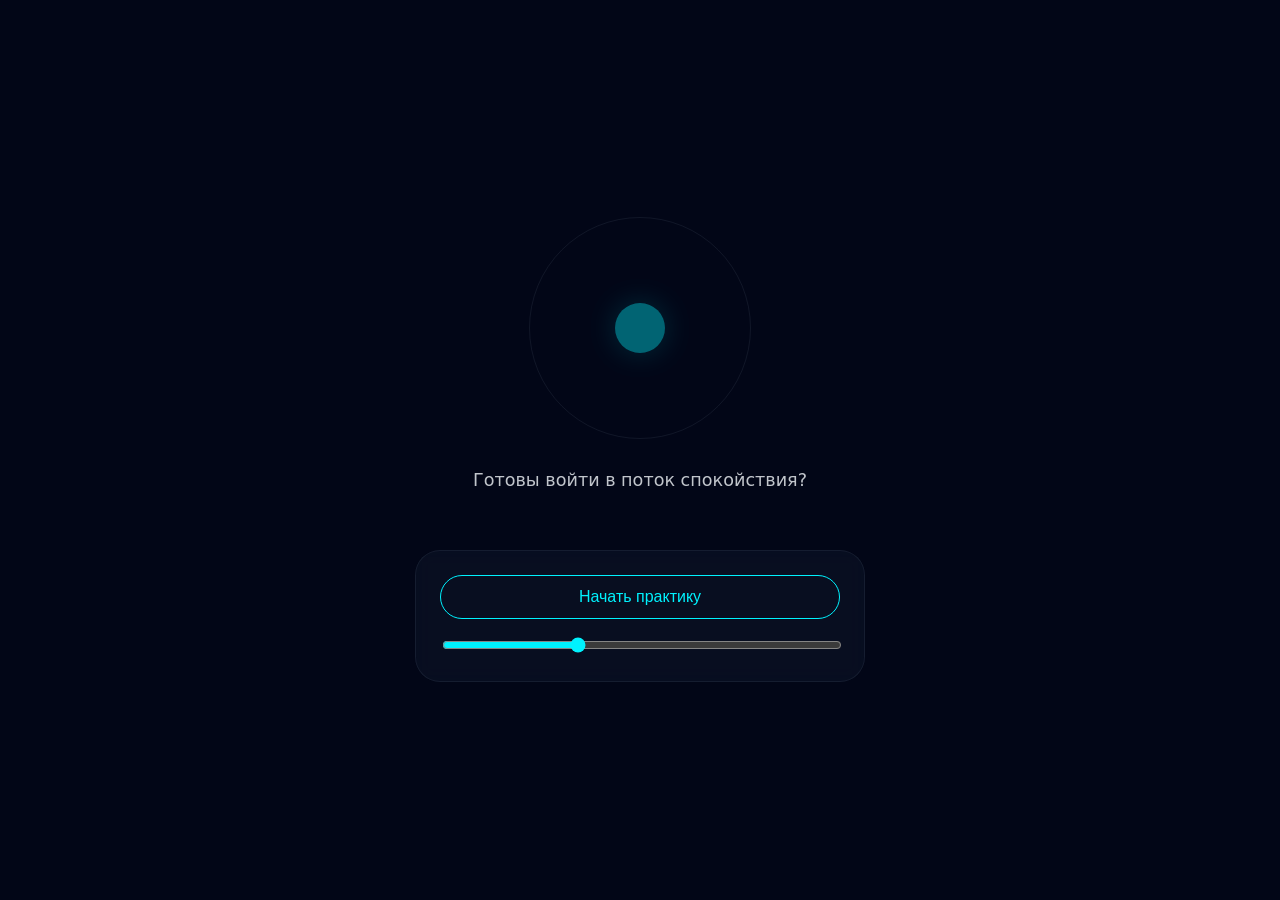
<file: Index.html>
<!DOCTYPE html>
<html lang="ru">
<head>
    <meta charset="UTF-8">
    <meta name="viewport" content="width=device-width, initial-scale=1.0, maximum-scale=1.0, user-scalable=no">
    <title>Ритм Синапса: Чистая Гармония</title>
    <style>
        :root {
            --глубина-ночи: #020617;
            --свет-небес: #00f2fe;
            --зелень-мха: #98fb98;
            --сияние: rgba(0, 242, 254, 0.4);
            --текст-поток: #f1f5f9;
            --дымка: rgba(148, 163, 184, 0.1);
        }

        body, html {
            margin: 0; padding: 0; width: 100%; height: 100%;
            background: var(--глубина-ночи);
            color: var(--текст-поток);
            font-family: 'Segoe UI', system-ui, -apple-system, sans-serif;
            display: flex; justify-content: center; align-items: center;
            overflow: hidden; touch-action: none;
        }

        .пространство {
            display: flex; flex-direction: column; align-items: center;
            gap: 2rem; width: 90%; max-width: 400px; text-align: center;
        }

        .сфера-визуализация {
            position: relative; width: 220px; height: 220px;
            display: flex; justify-content: center; align-items: center;
        }

        .ядро {
            width: 50px; height: 50px;
            background: var(--свет-небес);
            border-radius: 50%;
            box-shadow: 0 0 30px var(--сияние);
            transition: all 5.5s ease-in-out;
            z-index: 5; opacity: 0.4;
        }

        .ядро.вдох { transform: scale(3.8); opacity: 0.9; box-shadow: 0 0 80px var(--сияние); }
        .ядро.выдох { transform: scale(1); opacity: 0.4; }

        .орбита {
            position: absolute; width: 100%; height: 100%;
            border: 1px solid var(--дымка); border-radius: 50%;
            animation: вращение 40s linear infinite;
        }

        @keyframes вращение { from { transform: rotate(0deg); } to { transform: rotate(360deg); } }

        .текст-поддержки { font-size: 1.1rem; min-height: 3rem; opacity: 0.8; transition: opacity 1s; }

        .панель {
            background: rgba(15, 23, 42, 0.5);
            padding: 1.5rem; border-radius: 25px;
            backdrop-filter: blur(10px); width: 100%;
            border: 1px solid var(--дымка);
        }

        button {
            background: transparent; border: 1px solid var(--свет-небес);
            color: var(--свет-небес); padding: 12px 35px;
            border-radius: 50px; cursor: pointer; font-size: 1rem;
            transition: all 0.3s; margin-bottom: 1rem; width: 100%;
        }

        button.active { background: var(--свет-небес); color: var(--глубина-ночи); }

        .финал .ядро {
            background: var(--зелень-мха);
            box-shadow: 0 0 60px var(--зелень-мха);
            transform: scale(1.8); opacity: 1;
        }
    </style>
</head>
<body>

    <div class="пространство" id="container">
        <div class="сфера-визуализация">
            <div class="орбита"></div>
            <div class="ядро" id="ball"></div>
        </div>
        <div class="текст-поддержки" id="hint">Готовы войти в поток спокойствия?</div>
        <div class="панель">
            <button id="toggle">Начать практику</button>
            <input type="range" id="vol" min="0" max="0.15" step="0.01" value="0.05" style="width:100%; accent-color: var(--свет-небес);">
        </div>
    </div>

    <script>
        let ctx, gain, noise;
        let isRunning = false;
        let cycles = 0;
        const totalCycles = 5;

        const ball = document.getElementById('ball');
        const hint = document.getElementById('hint');
        const btn = document.getElementById('toggle');
        const volSlider = document.getElementById('vol');

        function createNoise() {
            ctx = new (window.AudioContext || window.webkitAudioContext)();
            const bufferSize = 2 * ctx.sampleRate,
            buffer = ctx.createBuffer(1, bufferSize, ctx.sampleRate),
            output = buffer.getChannelData(0);
            
            // Генерация мягкого розового шума
            for (let i = 0; i < bufferSize; i++) {
                output[i] = Math.random() * 2 - 1;
            }

            const source = ctx.createBufferSource();
            source.buffer = buffer;
            source.loop = true;

            const filter = ctx.createBiquadFilter();
            filter.type = 'lowpass';
            filter.frequency.value = 400;

            gain = ctx.createGain();
            gain.gain.setValueAtTime(0, ctx.currentTime);

            source.connect(filter).connect(gain).connect(ctx.destination);
            source.start();
        }

        function step() {
            if (!isRunning) return;

            const isInhale = ball.className.includes('выдох') || ball.className === 'ядро';
            ball.className = isInhale ? 'ядро вдох' : 'ядро выдох';
            
            hint.style.opacity = 0;
            setTimeout(() => {
                hint.innerText = isInhale ? "Глубокий вдох..." : "Медленный выдох...";
                hint.style.opacity = 1;
            }, 1000);

            const targetVol = isInhale ? parseFloat(volSlider.value) : parseFloat(volSlider.value) * 0.2;
            gain.gain.setTargetAtTime(targetVol, ctx.currentTime, 2);

            if (!isInhale) cycles++;

            if (cycles < totalCycles) {
                setTimeout(step, 6000);
            } else {
                finish();
            }
        }

        function finish() {
            isRunning = false;
            document.getElementById('container').classList.add('финал');
            hint.innerText = "Гармония достигнута. Побудьте в этом состоянии.";
            btn.style.display = 'none';
            gain.gain.setTargetAtTime(0.01, ctx.currentTime, 5);
        }

        btn.addEventListener('click', () => {
            if (!ctx) createNoise();
            if (ctx.state === 'suspended') ctx.resume();

            if (!isRunning) {
                isRunning = true;
                btn.innerText = "Прервать";
                btn.classList.add('active');
                step();
            } else {
                location.reload(); // Простой способ сбросить состояние
            }
        });
    </script>
</body>
</html>
</file>
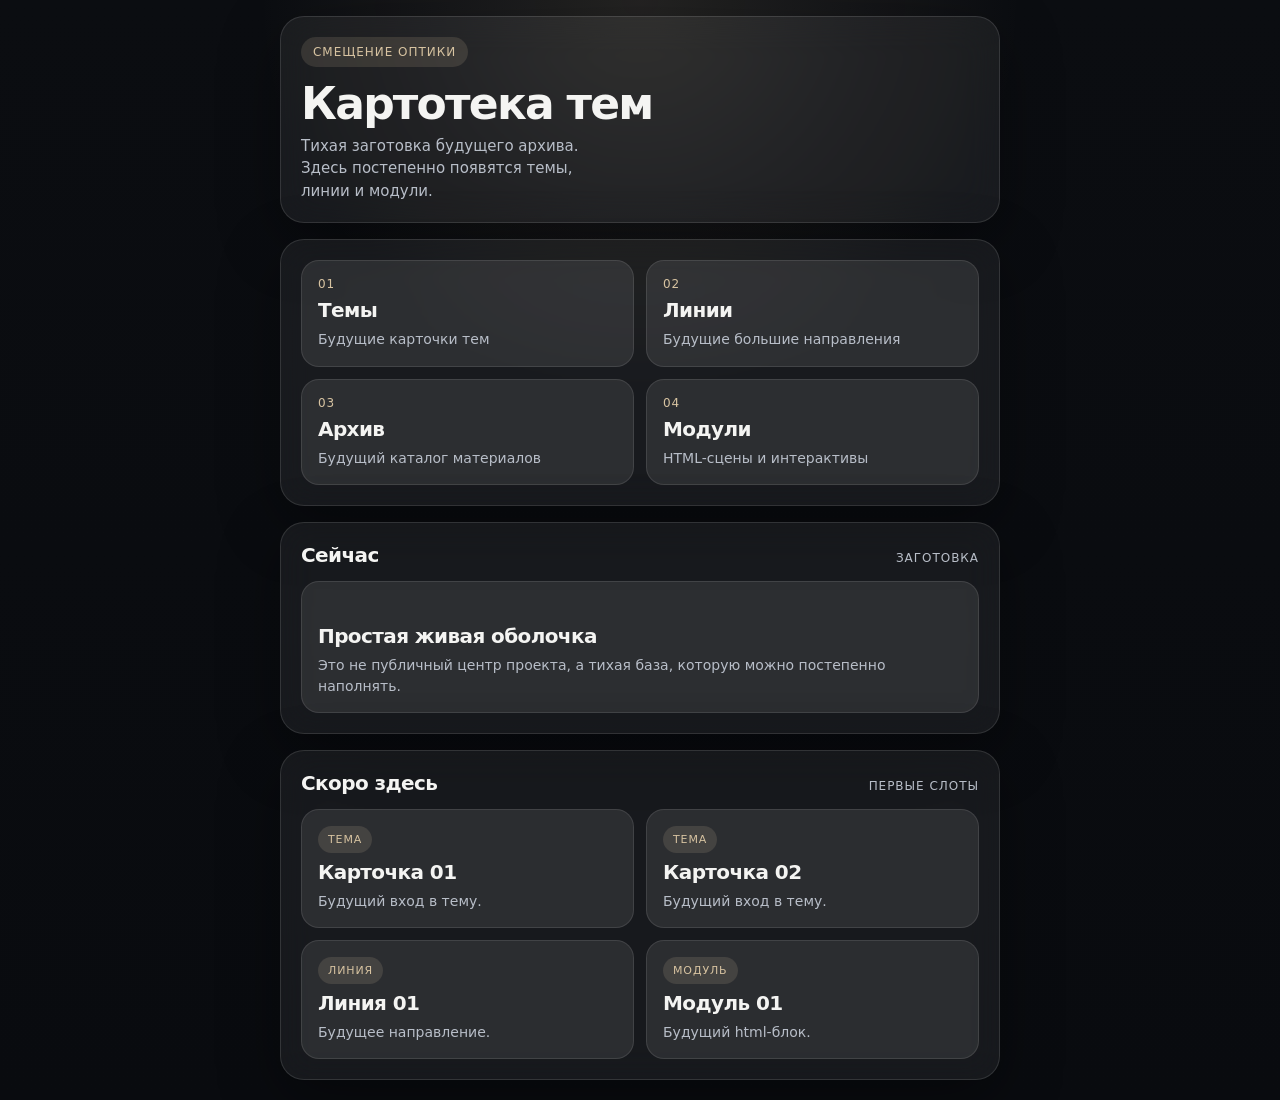
<file: site/index.html>
<!DOCTYPE html>
<html lang="ru">
<head>
  <meta charset="UTF-8" />
  <meta name="viewport" content="width=device-width, initial-scale=1.0, viewport-fit=cover" />
  <title>Смещение оптики</title>
  <meta name="description" content="Заготовка картотеки тем проекта «Смещение оптики»." />
  <link rel="stylesheet" href="assets/styles.css" />
</head>
<body>
  <div class="app-shell">
    <header class="hero">
      <div class="hero__badge">СМЕЩЕНИЕ ОПТИКИ</div>
      <h1>Картотека тем</h1>
      <p class="hero__text">Тихая заготовка будущего архива. Здесь постепенно появятся темы, линии и модули.</p>
    </header>

    <main class="stack">
      <section class="panel panel--nav">
        <a class="nav-card" href="themes.html">
          <span class="nav-card__kicker">01</span>
          <strong>Темы</strong>
          <span>Будущие карточки тем</span>
        </a>
        <a class="nav-card" href="lines.html">
          <span class="nav-card__kicker">02</span>
          <strong>Линии</strong>
          <span>Будущие большие направления</span>
        </a>
        <a class="nav-card" href="archive.html">
          <span class="nav-card__kicker">03</span>
          <strong>Архив</strong>
          <span>Будущий каталог материалов</span>
        </a>
        <a class="nav-card" href="modules.html">
          <span class="nav-card__kicker">04</span>
          <strong>Модули</strong>
          <span>HTML-сцены и интерактивы</span>
        </a>
      </section>

      <section class="panel">
        <div class="section-head">
          <h2>Сейчас</h2>
          <span>Заготовка</span>
        </div>
        <div class="placeholder-card placeholder-card--wide">
          <strong>Простая живая оболочка</strong>
          <p>Это не публичный центр проекта, а тихая база, которую можно постепенно наполнять.</p>
        </div>
      </section>

      <section class="panel">
        <div class="section-head">
          <h2>Скоро здесь</h2>
          <span>Первые слоты</span>
        </div>
        <div class="grid grid--2">
          <article class="placeholder-card">
            <span class="tag">ТЕМА</span>
            <strong>Карточка 01</strong>
            <p>Будущий вход в тему.</p>
          </article>
          <article class="placeholder-card">
            <span class="tag">ТЕМА</span>
            <strong>Карточка 02</strong>
            <p>Будущий вход в тему.</p>
          </article>
          <article class="placeholder-card">
            <span class="tag">ЛИНИЯ</span>
            <strong>Линия 01</strong>
            <p>Будущее направление.</p>
          </article>
          <article class="placeholder-card">
            <span class="tag">МОДУЛЬ</span>
            <strong>Модуль 01</strong>
            <p>Будущий html-блок.</p>
          </article>
        </div>
      </section>
    </main>
  </div>
  <script src="assets/app.js"></script>
</body>
</html>
</file>
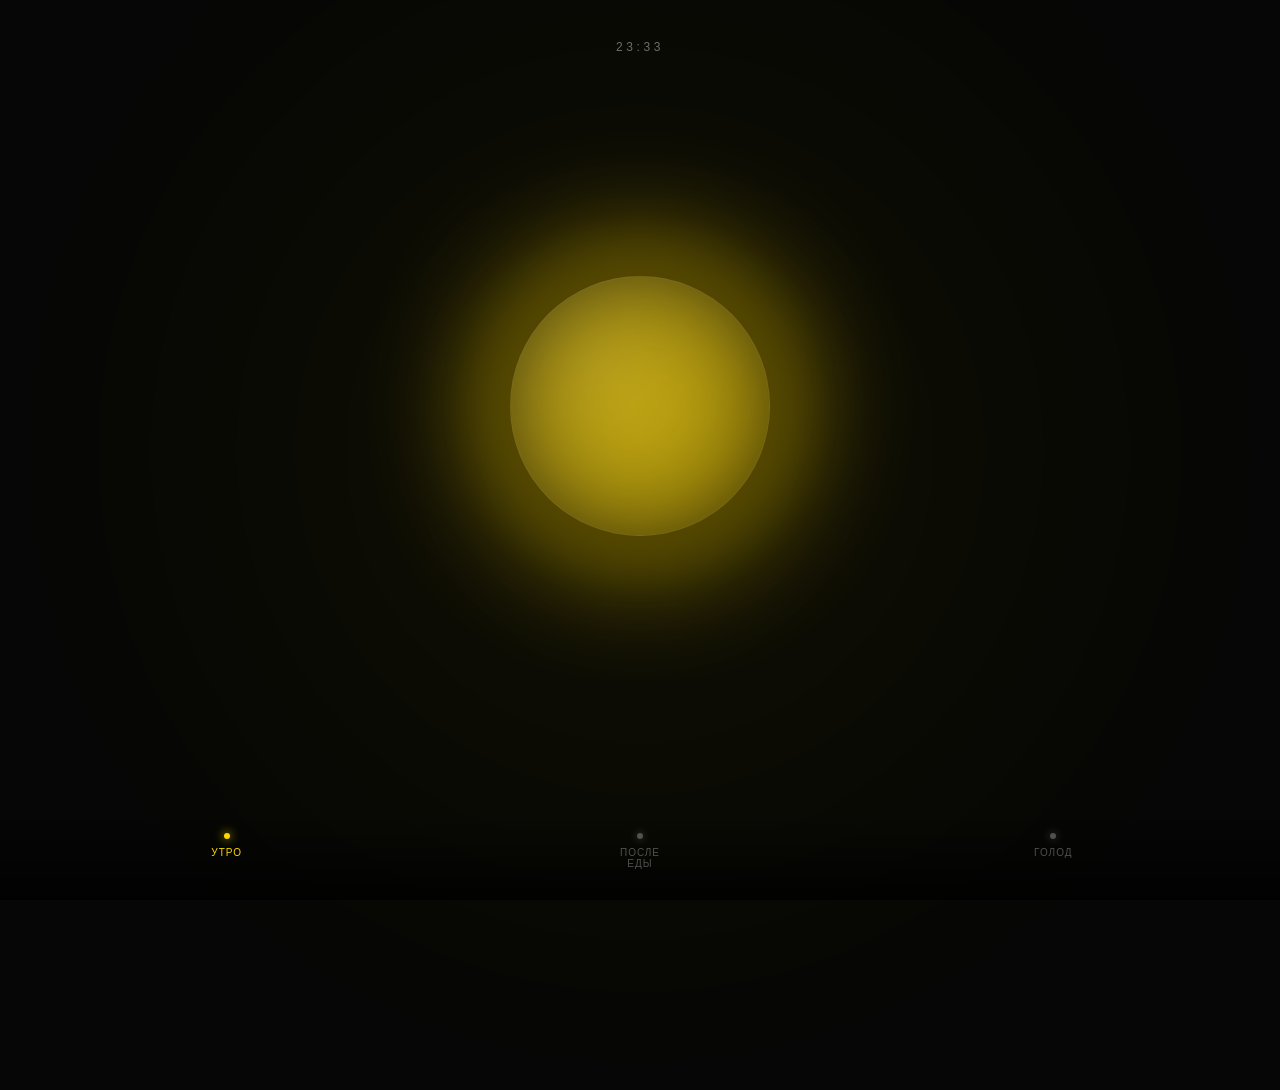
<file: somatic-core/index.html>
<!DOCTYPE html>
<html lang="ru">
<head>
    <meta charset="UTF-8">
    <meta name="viewport" content="width=device-width, initial-scale=1.0, maximum-scale=1.0, user-scalable=no, viewport-fit=cover">
    <title>Somatic Core</title>
    <style>
        :root {
            --bg: #050605;
            --accent: #F5A623;
            --core-size: 260px;
            --blur: 60px;
            --speed: 6s;
            --opacity: 0.6;
        }

        /* Режимы */
        .mode-morning { --accent: #FFD700; --speed: 5s; --opacity: 0.7; }
        .mode-digest { --accent: #4CAF50; --speed: 10s; --opacity: 0.5; }
        .mode-hunger { --accent: #2196F3; --speed: 14s; --opacity: 0.4; }

        * {
            box-sizing: border-box;
            -webkit-tap-highlight-color: transparent;
            user-select: none;
        }

        body, html {
            margin: 0;
            padding: 0;
            width: 100%;
            height: 100%;
            background: var(--bg);
            color: #fff;
            font-family: -apple-system, BlinkMacSystemFont, "Segoe UI", Roboto, sans-serif;
            overflow: hidden;
            display: flex;
            flex-direction: column;
            transition: background 2s ease;
        }

        /* Фоновый свет */
        .ambient-glow {
            position: absolute;
            top: 50%;
            left: 50%;
            transform: translate(-50%, -50%);
            width: 100vw;
            height: 100vw;
            background: radial-gradient(circle, var(--accent) 0%, transparent 70%);
            opacity: 0.05;
            filter: blur(100px);
            z-index: 0;
            transition: all 2s ease;
        }

        main {
            flex: 1;
            display: flex;
            justify-content: center;
            align-items: center;
            position: relative;
            z-index: 1;
        }

        /* Центральный объект */
        .core-container {
            position: relative;
            width: var(--core-size);
            height: var(--core-size);
            cursor: pointer;
        }

        .core-layer {
            position: absolute;
            inset: 0;
            border-radius: 50%;
            border: 1px solid rgba(255,255,255,0.05);
            background: radial-gradient(circle at 35% 35%, rgba(255,255,255,0.1), transparent);
            box-shadow: 
                0 0 var(--blur) rgba(0,0,0,0.5),
                inset 0 0 20px rgba(255,255,255,0.02);
            transition: all 2s cubic-bezier(0.4, 0, 0.2, 1);
        }

        .core-glow {
            position: absolute;
            inset: -20px;
            background: var(--accent);
            border-radius: 50%;
            filter: blur(var(--blur));
            opacity: var(--opacity);
            animation: pulse var(--speed) infinite ease-in-out;
            transition: all 2s ease;
        }

        @keyframes pulse {
            0%, 100% { transform: scale(0.9); opacity: calc(var(--opacity) * 0.7); }
            40% { transform: scale(1.15); opacity: var(--opacity); }
            60% { transform: scale(1.15); opacity: var(--opacity); }
        }

        /* Навигация (Mobile-first Bottom Bar) */
        nav {
            padding: 20px 20px calc(30px + env(safe-area-inset-bottom));
            display: flex;
            justify-content: space-around;
            background: linear-gradient(to top, rgba(0,0,0,0.8), transparent);
            z-index: 2;
        }

        .nav-btn {
            display: flex;
            flex-direction: column;
            align-items: center;
            gap: 8px;
            background: none;
            border: none;
            color: rgba(255,255,255,0.3);
            font-size: 10px;
            letter-spacing: 0.1em;
            cursor: pointer;
            transition: all 0.4s ease;
            width: 80px;
        }

        .nav-btn.active {
            color: var(--accent);
        }

        .nav-icon {
            width: 6px;
            height: 6px;
            border-radius: 50%;
            background: currentColor;
            box-shadow: 0 0 10px currentColor;
        }

        /* Декоративные метки времени */
        .time-display {
            position: absolute;
            top: calc(40px + env(safe-area-inset-top));
            width: 100%;
            text-align: center;
            font-size: 12px;
            font-weight: 300;
            letter-spacing: 0.3em;
            opacity: 0.4;
        }

        .info-pill {
            position: absolute;
            bottom: 120px;
            left: 50%;
            transform: translateX(-50%);
            padding: 8px 16px;
            border-radius: 20px;
            background: rgba(255,255,255,0.03);
            border: 1px solid rgba(255,255,255,0.05);
            font-size: 11px;
            letter-spacing: 0.05em;
            color: rgba(255,255,255,0.4);
            backdrop-filter: blur(10px);
            pointer-events: none;
            opacity: 0;
            transition: opacity 1s;
        }

        .info-pill.show { opacity: 1; }

    </style>
</head>
<body class="mode-morning">

<div class="ambient-glow" id="ambient"></div>
<div class="time-display" id="clock">00:00</div>

<main>
    <div class="core-container" id="core">
        <div class="core-glow" id="glow"></div>
        <div class="core-layer"></div>
    </div>
    <div class="info-pill" id="pill">ВДОХ — ЗАДЕРЖКА — ВЫДОХ</div>
</main>

<nav>
    <button class="nav-btn active" onclick="setMode('morning', this)">
        <div class="nav-icon"></div>
        <span>УТРО</span>
    </button>
    <button class="nav-btn" onclick="setMode('digest', this)">
        <div class="nav-icon"></div>
        <span>ПОСЛЕ ЕДЫ</span>
    </button>
    <button class="nav-btn" onclick="setMode('hunger', this)">
        <div class="nav-icon"></div>
        <span>ГОЛОД</span>
    </button>
</nav>

<script>
    const body = document.body;
    const pill = document.getElementById('pill');
    const clock = document.getElementById('clock');
    
    // Обновление часов
    function updateClock() {
        const now = new Date();
        clock.innerText = now.toLocaleTimeString('ru-RU', { hour: '2-digit', minute: '2-digit' });
    }
    setInterval(updateClock, 1000);
    updateClock();

    function setMode(mode, btn) {
        // Сброс классов
        body.className = 'mode-' + mode;
        
        // Активная кнопка
        document.querySelectorAll('.nav-btn').forEach(b => b.classList.remove('active'));
        btn.classList.add('active');

        // Текст подсказки
        const hints = {
            morning: "ПРОБУЖДЕНИЕ МЕТАБОЛИЗМА",
            digest: "АКТИВАЦИЯ ПИЩЕВАРЕНИЯ (4-7-8)",
            hunger: "СНИЖЕНИЕ КОРТИЗОЛА И ГИРЕЛИНА"
        };
        pill.innerText = hints[mode];
        pill.classList.add('show');
        setTimeout(() => pill.classList.remove('show'), 4000);

        // Haptic feedback
        if (navigator.vibrate) navigator.vibrate(15);
    }

    // Интерактив с ядром
    document.getElementById('core').addEventListener('click', () => {
        const glow = document.getElementById('glow');
        glow.style.transform = 'scale(1.3)';
        if (navigator.vibrate) navigator.vibrate([20, 50, 20]);
        setTimeout(() => glow.style.transform = '', 500);
    });
</script>

</body>
</html>
</file>
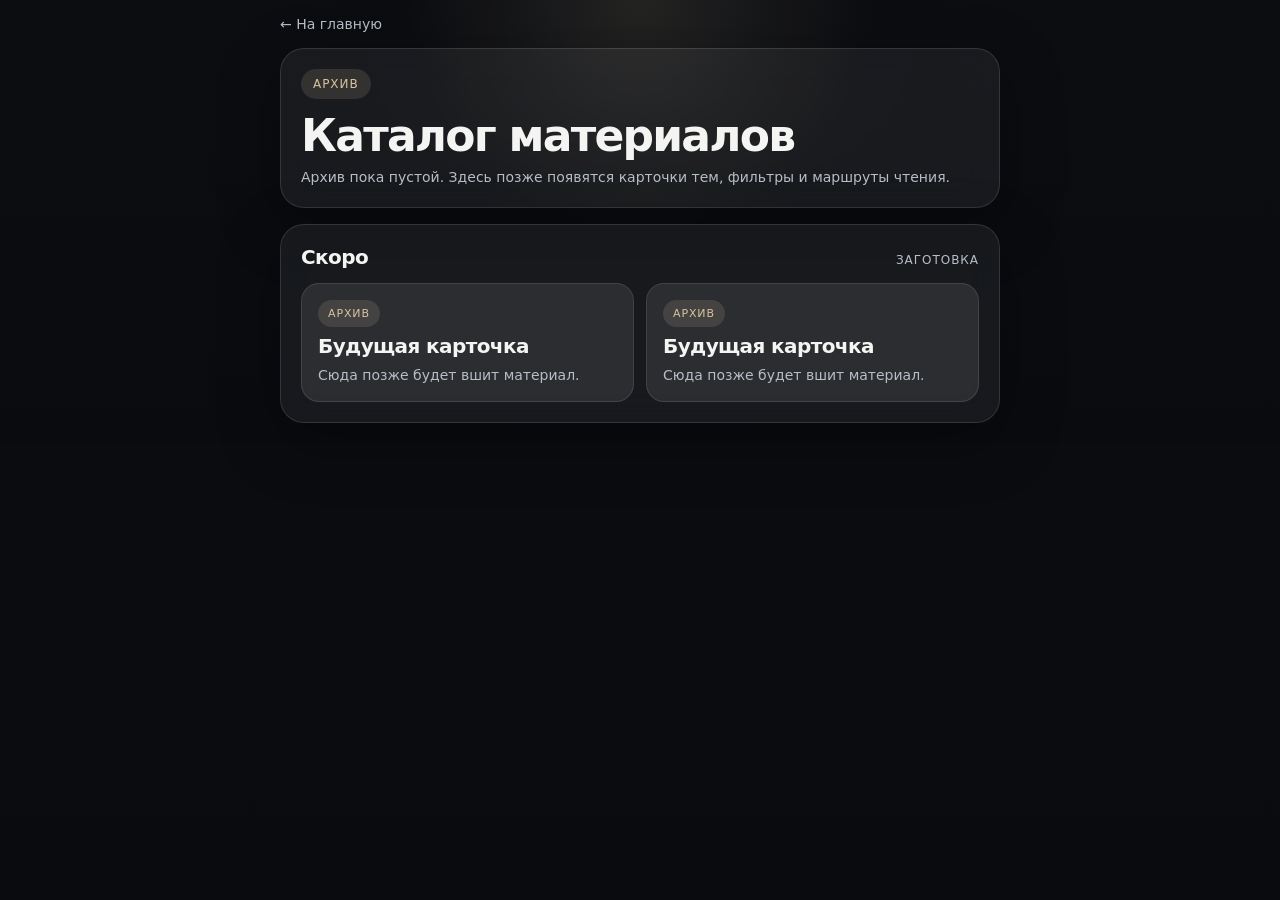
<file: site/archive.html>
<!DOCTYPE html>
<html lang="ru">
<head>
  <meta charset="UTF-8" />
  <meta name="viewport" content="width=device-width, initial-scale=1.0, viewport-fit=cover" />
  <title>Архив — Смещение оптики</title>
  <link rel="stylesheet" href="assets/styles.css" />
</head>
<body>
  <div class="app-shell">
    <div class="page-top">
      <a class="back-link" href="index.html">← На главную</a>
    </div>

    <header class="hero">
      <div class="hero__badge">АРХИВ</div>
      <h1 class="page-title">Каталог материалов</h1>
      <p class="page-text">Архив пока пустой. Здесь позже появятся карточки тем, фильтры и маршруты чтения.</p>
    </header>

    <main class="stack">
      <section class="panel">
        <div class="section-head">
          <h2>Скоро</h2>
          <span>заготовка</span>
        </div>
        <div class="grid grid--2">
          <article class="placeholder-card">
            <span class="tag">АРХИВ</span>
            <strong>Будущая карточка</strong>
            <p>Сюда позже будет вшит материал.</p>
          </article>
          <article class="placeholder-card">
            <span class="tag">АРХИВ</span>
            <strong>Будущая карточка</strong>
            <p>Сюда позже будет вшит материал.</p>
          </article>
        </div>
      </section>
    </main>
  </div>
  <script src="assets/app.js"></script>
</body>
</html>
</file>
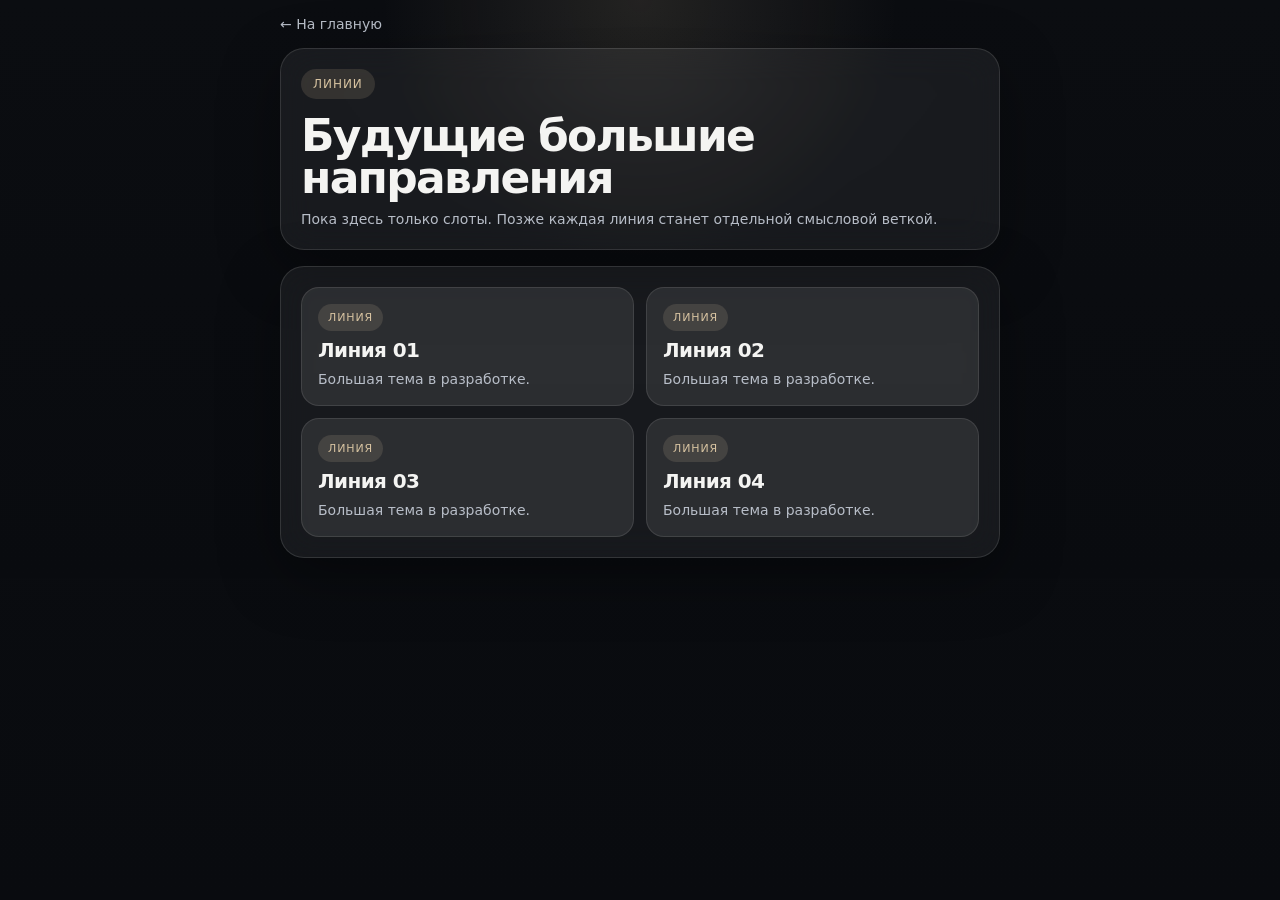
<file: site/lines.html>
<!DOCTYPE html>
<html lang="ru">
<head>
  <meta charset="UTF-8" />
  <meta name="viewport" content="width=device-width, initial-scale=1.0, viewport-fit=cover" />
  <title>Линии — Смещение оптики</title>
  <link rel="stylesheet" href="assets/styles.css" />
</head>
<body>
  <div class="app-shell">
    <div class="page-top">
      <a class="back-link" href="index.html">← На главную</a>
    </div>

    <header class="hero">
      <div class="hero__badge">ЛИНИИ</div>
      <h1 class="page-title">Будущие большие направления</h1>
      <p class="page-text">Пока здесь только слоты. Позже каждая линия станет отдельной смысловой веткой.</p>
    </header>

    <main class="stack">
      <section class="panel">
        <div class="grid grid--2">
          <article class="placeholder-card">
            <span class="tag">ЛИНИЯ</span>
            <strong>Линия 01</strong>
            <p>Большая тема в разработке.</p>
          </article>
          <article class="placeholder-card">
            <span class="tag">ЛИНИЯ</span>
            <strong>Линия 02</strong>
            <p>Большая тема в разработке.</p>
          </article>
          <article class="placeholder-card">
            <span class="tag">ЛИНИЯ</span>
            <strong>Линия 03</strong>
            <p>Большая тема в разработке.</p>
          </article>
          <article class="placeholder-card">
            <span class="tag">ЛИНИЯ</span>
            <strong>Линия 04</strong>
            <p>Большая тема в разработке.</p>
          </article>
        </div>
      </section>
    </main>
  </div>
  <script src="assets/app.js"></script>
</body>
</html>
</file>
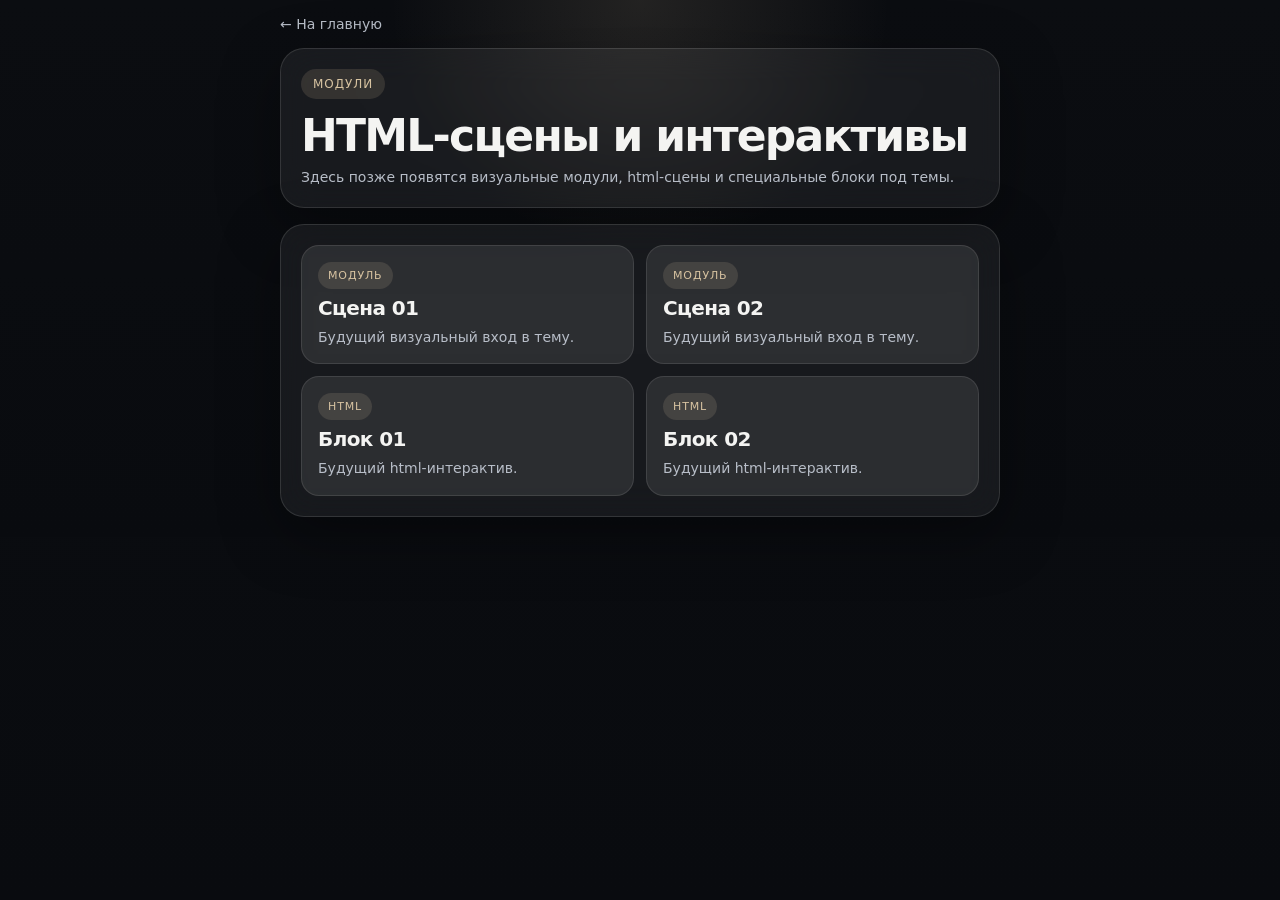
<file: site/modules.html>
<!DOCTYPE html>
<html lang="ru">
<head>
  <meta charset="UTF-8" />
  <meta name="viewport" content="width=device-width, initial-scale=1.0, viewport-fit=cover" />
  <title>Модули — Смещение оптики</title>
  <link rel="stylesheet" href="assets/styles.css" />
</head>
<body>
  <div class="app-shell">
    <div class="page-top">
      <a class="back-link" href="index.html">← На главную</a>
    </div>

    <header class="hero">
      <div class="hero__badge">МОДУЛИ</div>
      <h1 class="page-title">HTML-сцены и интерактивы</h1>
      <p class="page-text">Здесь позже появятся визуальные модули, html-сцены и специальные блоки под темы.</p>
    </header>

    <main class="stack">
      <section class="panel">
        <div class="grid grid--2">
          <article class="placeholder-card">
            <span class="tag">МОДУЛЬ</span>
            <strong>Сцена 01</strong>
            <p>Будущий визуальный вход в тему.</p>
          </article>
          <article class="placeholder-card">
            <span class="tag">МОДУЛЬ</span>
            <strong>Сцена 02</strong>
            <p>Будущий визуальный вход в тему.</p>
          </article>
          <article class="placeholder-card">
            <span class="tag">HTML</span>
            <strong>Блок 01</strong>
            <p>Будущий html-интерактив.</p>
          </article>
          <article class="placeholder-card">
            <span class="tag">HTML</span>
            <strong>Блок 02</strong>
            <p>Будущий html-интерактив.</p>
          </article>
        </div>
      </section>
    </main>
  </div>
  <script src="assets/app.js"></script>
</body>
</html>
</file>
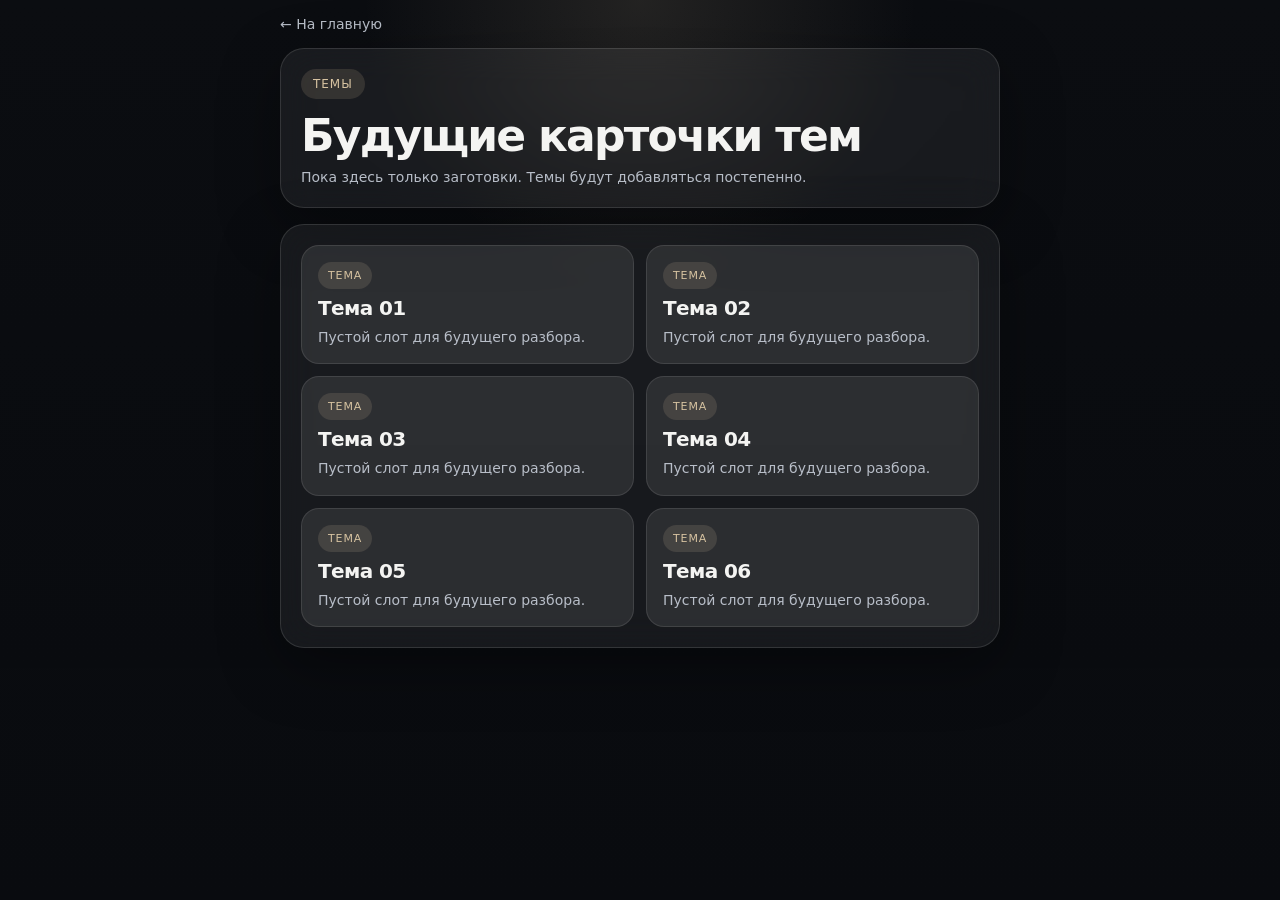
<file: site/themes.html>
<!DOCTYPE html>
<html lang="ru">
<head>
  <meta charset="UTF-8" />
  <meta name="viewport" content="width=device-width, initial-scale=1.0, viewport-fit=cover" />
  <title>Темы — Смещение оптики</title>
  <link rel="stylesheet" href="assets/styles.css" />
</head>
<body>
  <div class="app-shell">
    <div class="page-top">
      <a class="back-link" href="index.html">← На главную</a>
    </div>

    <header class="hero">
      <div class="hero__badge">ТЕМЫ</div>
      <h1 class="page-title">Будущие карточки тем</h1>
      <p class="page-text">Пока здесь только заготовки. Темы будут добавляться постепенно.</p>
    </header>

    <main class="stack">
      <section class="panel">
        <div class="grid grid--2">
          <a class="placeholder-card" href="topic.html">
            <span class="tag">ТЕМА</span>
            <strong>Тема 01</strong>
            <p>Пустой слот для будущего разбора.</p>
          </a>
          <a class="placeholder-card" href="topic.html">
            <span class="tag">ТЕМА</span>
            <strong>Тема 02</strong>
            <p>Пустой слот для будущего разбора.</p>
          </a>
          <a class="placeholder-card" href="topic.html">
            <span class="tag">ТЕМА</span>
            <strong>Тема 03</strong>
            <p>Пустой слот для будущего разбора.</p>
          </a>
          <a class="placeholder-card" href="topic.html">
            <span class="tag">ТЕМА</span>
            <strong>Тема 04</strong>
            <p>Пустой слот для будущего разбора.</p>
          </a>
          <a class="placeholder-card" href="topic.html">
            <span class="tag">ТЕМА</span>
            <strong>Тема 05</strong>
            <p>Пустой слот для будущего разбора.</p>
          </a>
          <a class="placeholder-card" href="topic.html">
            <span class="tag">ТЕМА</span>
            <strong>Тема 06</strong>
            <p>Пустой слот для будущего разбора.</p>
          </a>
        </div>
      </section>
    </main>
  </div>
  <script src="assets/app.js"></script>
</body>
</html>
</file>
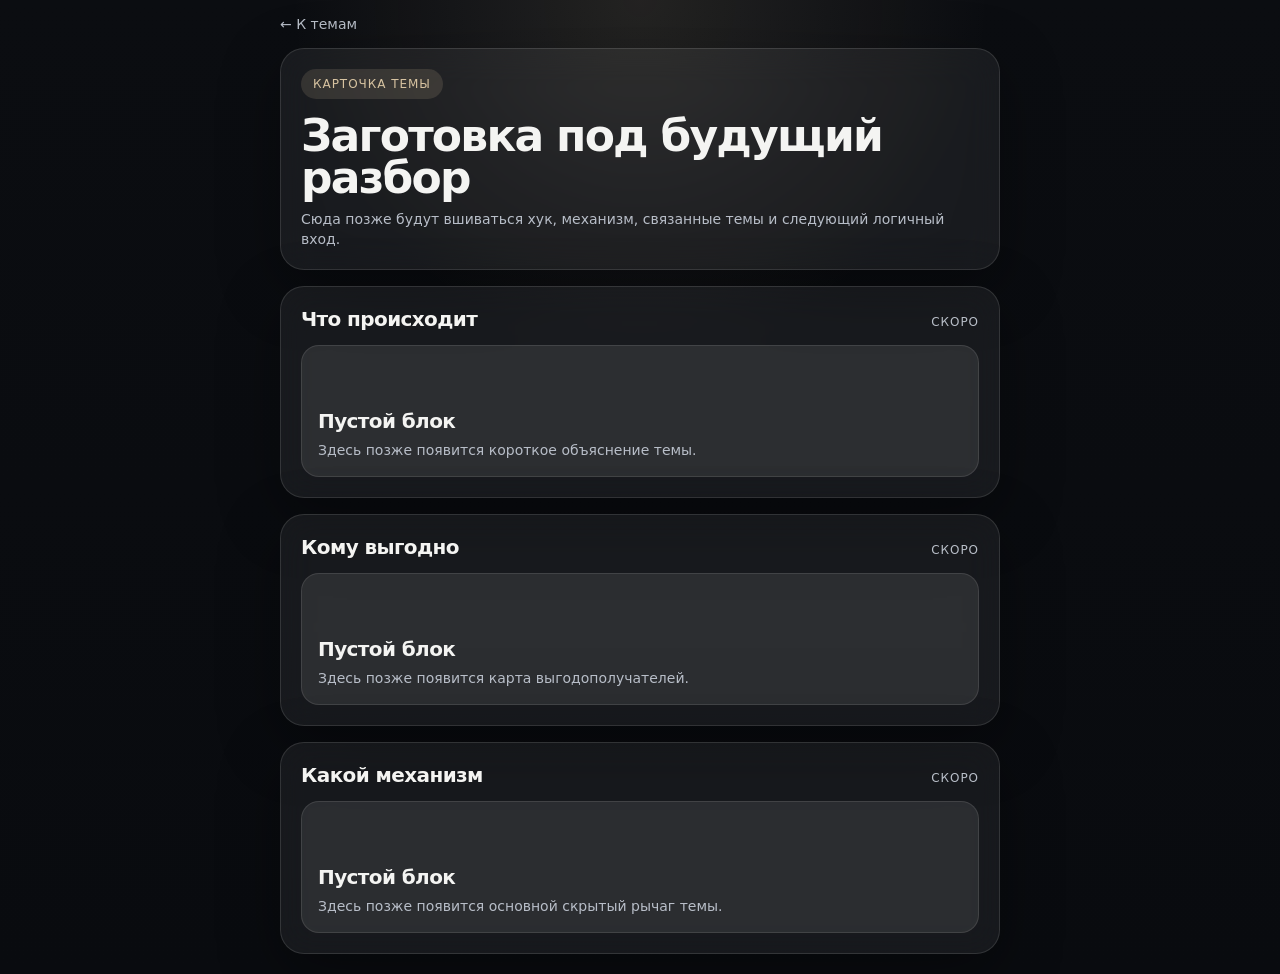
<file: site/topic.html>
<!DOCTYPE html>
<html lang="ru">
<head>
  <meta charset="UTF-8" />
  <meta name="viewport" content="width=device-width, initial-scale=1.0, viewport-fit=cover" />
  <title>Карточка темы — Смещение оптики</title>
  <link rel="stylesheet" href="assets/styles.css" />
</head>
<body>
  <div class="app-shell">
    <div class="page-top">
      <a class="back-link" href="themes.html">← К темам</a>
    </div>

    <header class="hero">
      <div class="hero__badge">КАРТОЧКА ТЕМЫ</div>
      <h1 class="page-title">Заготовка под будущий разбор</h1>
      <p class="page-text">Сюда позже будут вшиваться хук, механизм, связанные темы и следующий логичный вход.</p>
    </header>

    <main class="stack">
      <section class="panel">
        <div class="section-head">
          <h2>Что происходит</h2>
          <span>скоро</span>
        </div>
        <div class="placeholder-card placeholder-card--wide">
          <strong>Пустой блок</strong>
          <p>Здесь позже появится короткое объяснение темы.</p>
        </div>
      </section>

      <section class="panel">
        <div class="section-head">
          <h2>Кому выгодно</h2>
          <span>скоро</span>
        </div>
        <div class="placeholder-card placeholder-card--wide">
          <strong>Пустой блок</strong>
          <p>Здесь позже появится карта выгодополучателей.</p>
        </div>
      </section>

      <section class="panel">
        <div class="section-head">
          <h2>Какой механизм</h2>
          <span>скоро</span>
        </div>
        <div class="placeholder-card placeholder-card--wide">
          <strong>Пустой блок</strong>
          <p>Здесь позже появится основной скрытый рычаг темы.</p>
        </div>
      </section>
    </main>
  </div>
  <script src="assets/app.js"></script>
</body>
</html>
</file>
<file: site/assets/styles.css>
:root {
  --bg: #0a0c10;
  --panel: rgba(255,255,255,0.06);
  --panel-strong: rgba(255,255,255,0.09);
  --border: rgba(255,255,255,0.12);
  --text: #f4f4f2;
  --muted: #b8bec8;
  --accent: #d7c3a1;
  --tag: rgba(215,195,161,0.14);
  --shadow: 0 18px 60px rgba(0,0,0,0.35);
  --radius: 24px;
  --radius-sm: 18px;
  --max: 720px;
}

* { box-sizing: border-box; }
html, body {
  margin: 0;
  min-height: 100%;
  background:
    radial-gradient(circle at top, rgba(215,195,161,0.12), transparent 30%),
    linear-gradient(180deg, #0b0d11 0%, #090b0f 100%);
  color: var(--text);
  font-family: Inter, ui-sans-serif, system-ui, -apple-system, BlinkMacSystemFont, "Segoe UI", sans-serif;
}

a { color: inherit; text-decoration: none; }

body {
  padding: max(16px, env(safe-area-inset-top)) 16px max(20px, env(safe-area-inset-bottom));
}

.app-shell {
  width: 100%;
  max-width: var(--max);
  margin: 0 auto;
}

.hero, .panel {
  backdrop-filter: blur(18px);
  -webkit-backdrop-filter: blur(18px);
  background: var(--panel);
  border: 1px solid var(--border);
  border-radius: var(--radius);
  box-shadow: var(--shadow);
}

.hero {
  padding: 22px 20px;
  margin-bottom: 16px;
}

.hero__badge {
  display: inline-flex;
  padding: 8px 12px;
  border-radius: 999px;
  background: var(--tag);
  color: var(--accent);
  font-size: 12px;
  letter-spacing: 0.08em;
  text-transform: uppercase;
}

.hero h1 {
  margin: 16px 0 10px;
  font-size: clamp(30px, 8vw, 44px);
  line-height: 0.95;
  letter-spacing: -0.04em;
}

.hero__text {
  margin: 0;
  color: var(--muted);
  font-size: 15px;
  line-height: 1.5;
  max-width: 34ch;
}

.stack {
  display: grid;
  gap: 16px;
}

.panel {
  padding: 16px;
}

.panel--nav {
  display: grid;
  gap: 12px;
}

.nav-card, .placeholder-card {
  display: grid;
  gap: 8px;
  padding: 16px;
  border-radius: var(--radius-sm);
  border: 1px solid rgba(255,255,255,0.1);
  background: var(--panel-strong);
}

.nav-card strong, .placeholder-card strong {
  font-size: 20px;
  line-height: 1.1;
  letter-spacing: -0.03em;
}

.nav-card span:last-child,
.placeholder-card p {
  color: var(--muted);
  font-size: 14px;
  line-height: 1.45;
  margin: 0;
}

.nav-card__kicker {
  color: var(--accent);
  font-size: 12px;
  letter-spacing: 0.08em;
  text-transform: uppercase;
}

.section-head {
  display: flex;
  justify-content: space-between;
  align-items: baseline;
  gap: 12px;
  margin-bottom: 14px;
}

.section-head h2 {
  margin: 0;
  font-size: 20px;
  letter-spacing: -0.03em;
}

.section-head span {
  color: var(--muted);
  font-size: 12px;
  text-transform: uppercase;
  letter-spacing: 0.08em;
}

.grid {
  display: grid;
  gap: 12px;
}

.grid--2 {
  grid-template-columns: 1fr;
}

.placeholder-card--wide {
  min-height: 132px;
  align-content: end;
}

.tag {
  width: fit-content;
  padding: 7px 10px;
  border-radius: 999px;
  background: var(--tag);
  color: var(--accent);
  font-size: 11px;
  letter-spacing: 0.08em;
  text-transform: uppercase;
}

.page-top {
  display: flex;
  align-items: center;
  justify-content: space-between;
  gap: 12px;
  margin-bottom: 16px;
}

.back-link {
  color: var(--muted);
  font-size: 14px;
}

.page-title {
  margin: 0;
  font-size: clamp(26px, 7vw, 36px);
  letter-spacing: -0.04em;
}

.page-text {
  margin: 6px 0 0;
  color: var(--muted);
  font-size: 14px;
  line-height: 1.45;
}

@media (min-width: 700px) {
  body {
    padding-left: 20px;
    padding-right: 20px;
  }

  .grid--2 {
    grid-template-columns: 1fr 1fr;
  }

  .panel--nav {
    grid-template-columns: 1fr 1fr;
  }

  .hero, .panel {
    padding: 20px;
  }
}
</file>
